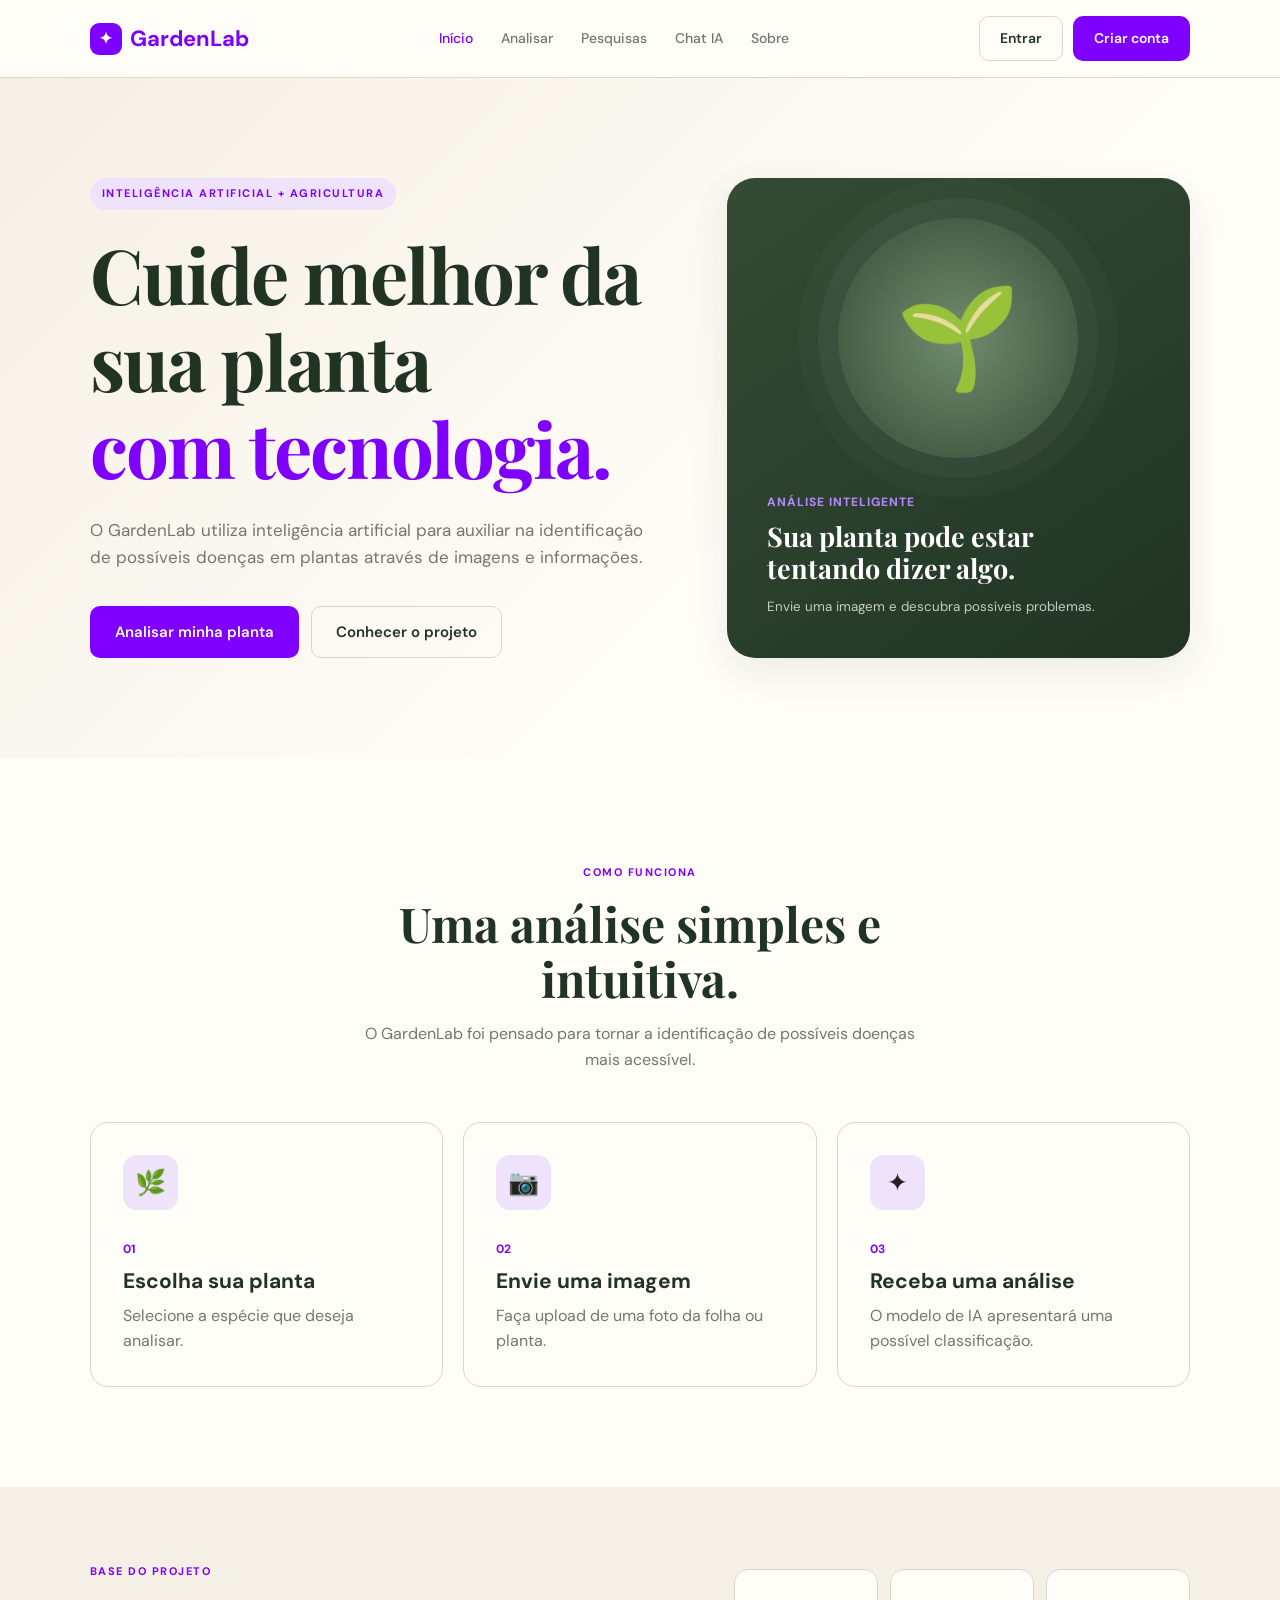
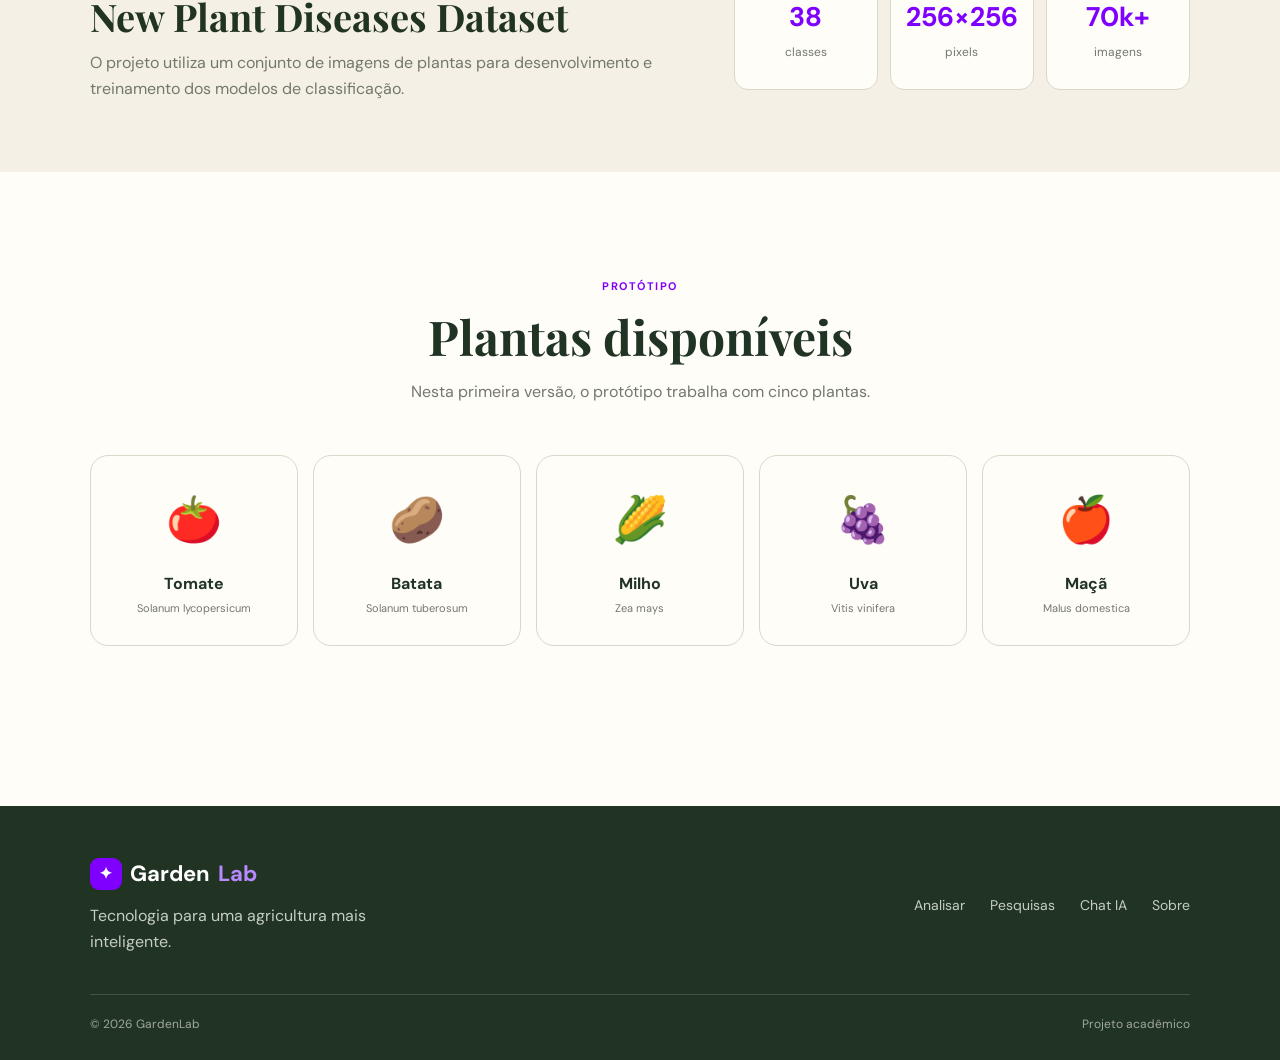
<file: HTML/index.html>
<!DOCTYPE html>
<html lang="pt-br">
<head>
  <meta charset="UTF-8">
  <meta name="viewport" content="width=device-width, initial-scale=1.0">
  <title>GardenLab | Saúde com as Plantas🍃</title>
  <link rel="stylesheet" href="../CSS/main.css">
</head>
<body>
  <header class="header">

        <a href="index.html" class="logo">
            <span class="logo-icon">✦</span>
            <span>Garden<span>Lab</span></span>
        </a>

        <nav class="nav">
            <a href="index.html" class="active">Início</a>
            <a href="analise.html">Analisar</a>
            <a href="pesquisa.html">Pesquisas</a>
            <a href="chat.html">Chat IA</a>
            <a href="sobre.html">Sobre</a>
        </nav>

        <div class="header-actions">
            <a href="login.html" class="btn btn-outline">Entrar</a>
            <a href="cadastro.html" class="btn btn-primary">Criar conta</a>
        </div>

        <button class="menu-button" id="menuButton">
            ☰
        </button>

    </header>

    <main>

        <!-- HERO -->

        <section class="hero">

            <div class="hero-content">

                <span class="tag">
                    Inteligência artificial + agricultura
                </span>

                <h1>
                    Cuide melhor da sua planta
                    <span>com tecnologia.</span>
                </h1>

                <p>
                    O GardenLab utiliza inteligência artificial para
                    auxiliar na identificação de possíveis doenças
                    em plantas através de imagens e informações.
                </p>

                <div class="hero-buttons">

                    <a href="analise.html" class="btn btn-primary btn-large">
                        Analisar minha planta
                    </a>

                    <a href="sobre.html" class="btn btn-outline btn-large">
                        Conhecer o projeto
                    </a>

                </div>

            </div>

            <div class="hero-card">

                <div class="plant-circle">
                    🌱
                </div>

                <div class="hero-card-info">

                    <span>Análise inteligente</span>

                    <strong>
                        Sua planta pode estar tentando dizer algo.
                    </strong>

                    <small>
                        Envie uma imagem e descubra possíveis problemas.
                    </small>

                </div>

            </div>

        </section>

        <!-- COMO FUNCIONA -->

        <section class="section">

            <div class="section-heading">

                <span class="section-tag">COMO FUNCIONA</span>

                <h2>
                    Uma análise simples e intuitiva.
                </h2>

                <p>
                    O GardenLab foi pensado para tornar a identificação
                    de possíveis doenças mais acessível.
                </p>

            </div>


            <div class="feature-grid">

                <article class="feature-card">

                    <div class="feature-icon">
                        🌿
                    </div>

                    <span>01</span>

                    <h3>
                        Escolha sua planta
                    </h3>

                    <p>
                        Selecione a espécie que deseja analisar.
                    </p>

                </article>

                <article class="feature-card">

                    <div class="feature-icon">
                        📷
                    </div>

                    <span>02</span>

                    <h3>
                        Envie uma imagem
                    </h3>

                    <p>
                        Faça upload de uma foto da folha ou planta.
                    </p>

                </article>

                <article class="feature-card">

                    <div class="feature-icon">
                        ✦
                    </div>

                    <span>03</span>

                    <h3>
                        Receba uma análise
                    </h3>

                    <p>
                        O modelo de IA apresentará uma possível classificação.
                    </p>

                </article>

            </div>

        </section>

        <!-- DATASET -->

        <section class="dataset-section">

            <div>

                <span class="section-tag">
                    BASE DO PROJETO
                </span>

                <h2>
                    New Plant Diseases Dataset
                </h2>

                <p>
                    O projeto utiliza um conjunto de imagens de plantas
                    para desenvolvimento e treinamento dos modelos
                    de classificação.
                </p>

            </div>


            <div class="dataset-stats">

                <div>
                    <strong>38</strong>
                    <span>classes</span>
                </div>

                <div>
                    <strong>256×256</strong>
                    <span>pixels</span>
                </div>

                <div>
                    <strong>70k+</strong>
                    <span>imagens</span>
                </div>

            </div>

        </section>

        <!-- PLANTAS -->

        <section class="section">

            <div class="section-heading">

                <span class="section-tag">
                    PROTÓTIPO
                </span>

                <h2>
                    Plantas disponíveis
                </h2>

                <p>
                    Nesta primeira versão, o protótipo trabalha com
                    cinco plantas.
                </p>

            </div>


            <div class="plant-grid">

                <a href="analise.html" class="plant-card">
                    <span>🍅</span>
                    <strong>Tomate</strong>
                    <small>Solanum lycopersicum</small>
                </a>

                <a href="analise.html" class="plant-card">
                    <span>🥔</span>
                    <strong>Batata</strong>
                    <small>Solanum tuberosum</small>
                </a>

                <a href="analise.html" class="plant-card">
                    <span>🌽</span>
                    <strong>Milho</strong>
                    <small>Zea mays</small>
                </a>

                <a href="analise.html" class="plant-card">
                    <span>🍇</span>
                    <strong>Uva</strong>
                    <small>Vitis vinifera</small>
                </a>

                <a href="analise.html" class="plant-card">
                    <span>🍎</span>
                    <strong>Maçã</strong>
                    <small>Malus domestica</small>
                </a>

            </div>

        </section>

    </main>


    <footer class="footer">

        <div class="footer-content">

            <div>

                <a href="index.html" class="logo">
                    <span class="logo-icon">✦</span>
                    Garden<span>Lab</span>
                </a>

                <p>
                    Tecnologia para uma agricultura mais inteligente.
                </p>

            </div>


            <div class="footer-links">

                <a href="analise.html">Analisar</a>
                <a href="pesquisa.html">Pesquisas</a>
                <a href="chat.html">Chat IA</a>
                <a href="sobre.html">Sobre</a>

            </div>

        </div>


        <div class="footer-bottom">
            <span>© 2026 GardenLab</span>
            <span>Projeto acadêmico</span>
        </div>

    </footer>

  <script src="../Java Script/main.js"></script>
  
</body>
</html>
</file>
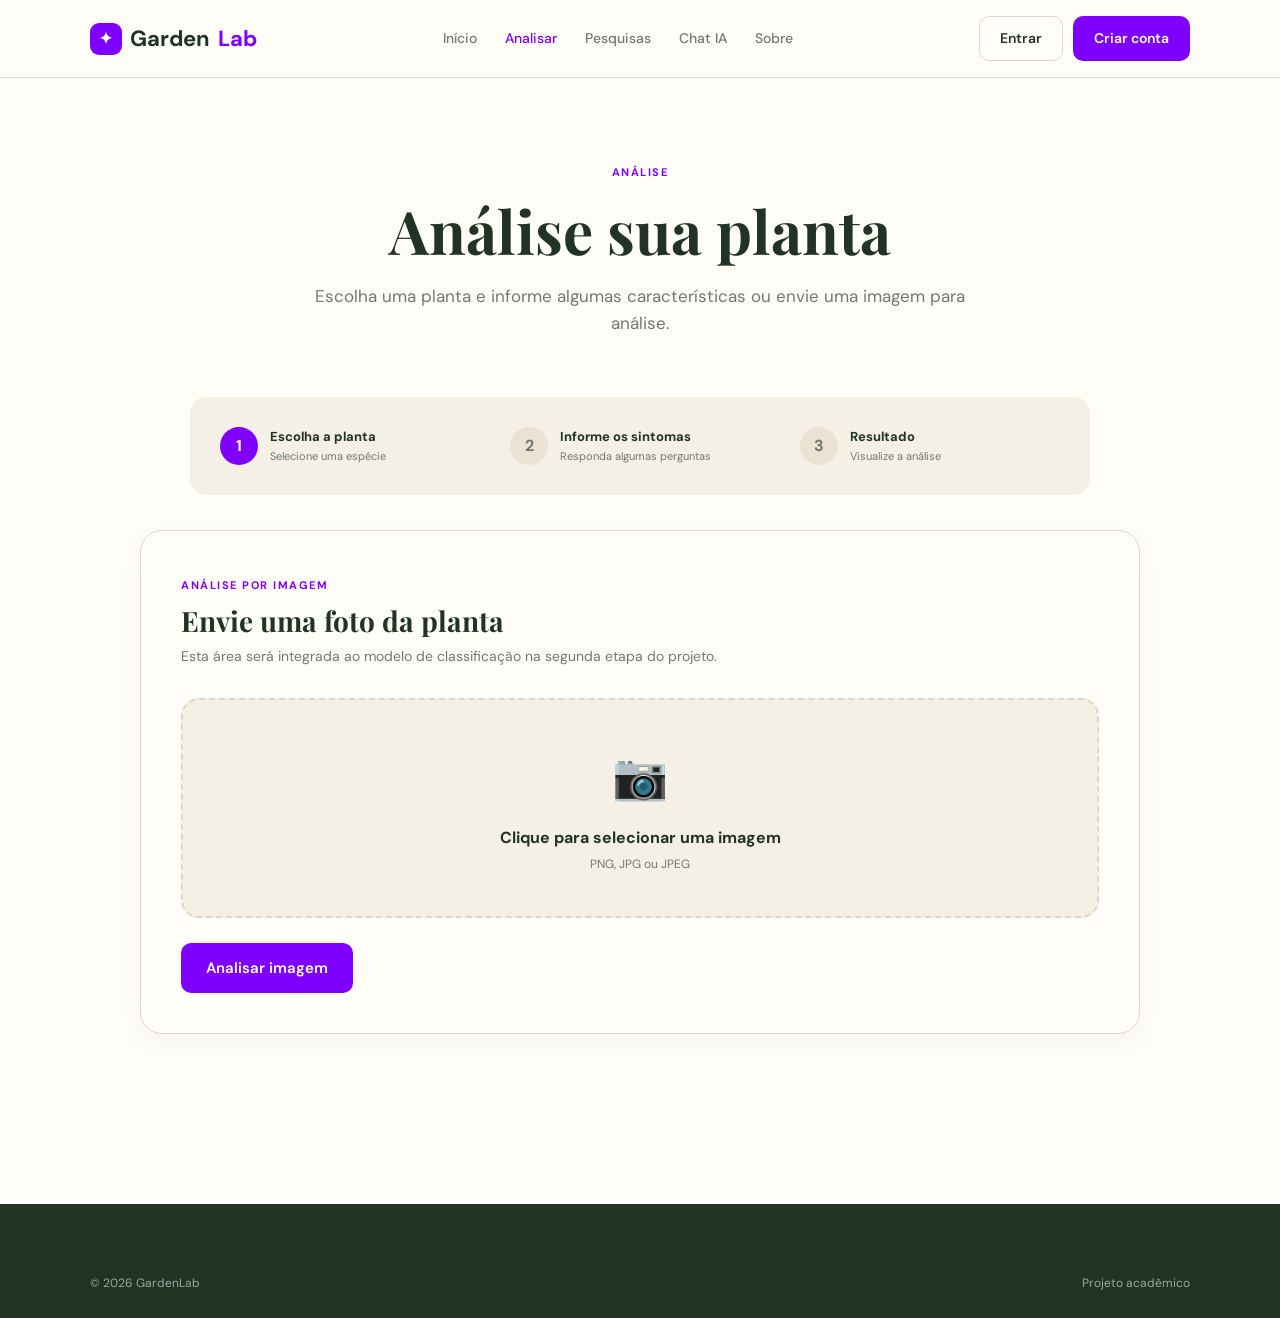
<file: HTML/analise.html>
<!DOCTYPE html>
<html lang="pt-BR">

<head>

    <meta charset="UTF-8">
    <meta name="viewport" content="width=device-width, initial-scale=1.0">

    <title>Analisar | GardenLab</title>

    <link rel="stylesheet" href="../CSS/main.css">

</head>

<body>

    <header class="header">

        <a href="index.html" class="logo">
            <span class="logo-icon">✦</span>
            Garden<span>Lab</span>
        </a>

        <nav class="nav">

            <a href="index.html">Início</a>

            <a href="analise.html" class="active">
                Analisar
            </a>

            <a href="pesquisa.html">
                Pesquisas
            </a>

            <a href="chat.html">
                Chat IA
            </a>

            <a href="sobre.html">
                Sobre
            </a>

        </nav>

        <div class="header-actions">

            <a href="login.html" class="btn btn-outline">
                Entrar
            </a>

            <a href="cadastro.html" class="btn btn-primary">
                Criar conta
            </a>

        </div>

        <button class="menu-button" id="menuButton">
            ☰
        </button>

    </header>

    <main class="page">

        <section class="page-heading">

            <span class="section-tag">
                ANÁLISE
            </span>

            <h1>
                Análise sua planta
            </h1>

            <p>
                Escolha uma planta e informe algumas características
                ou envie uma imagem para análise.
            </p>

        </section>

        <section class="analysis-container">

            <div class="analysis-step">

                <span class="step-number active">
                    1
                </span>

                <div>
                    <strong>
                        Escolha a planta
                    </strong>

                    <small>
                        Selecione uma espécie
                    </small>
                </div>

            </div>

            <div class="analysis-step">

                <span class="step-number">
                    2
                </span>

                <div>
                    <strong>
                        Informe os sintomas
                    </strong>

                    <small>
                        Responda algumas perguntas
                    </small>
                </div>

            </div>

            <div class="analysis-step">

                <span class="step-number">
                    3
                </span>

                <div>
                    <strong>
                        Resultado
                    </strong>

                    <small>
                        Visualize a análise
                    </small>
                </div>

            </div>

        </section>

        <!-- IMAGEM -->

        <section class="analysis-box">

            <div class="box-heading">

                <span class="section-tag">
                    ANÁLISE POR IMAGEM
                </span>

                <h2>
                    Envie uma foto da planta
                </h2>

                <p>
                    Esta área será integrada ao modelo de classificação
                    na segunda etapa do projeto.
                </p>

            </div>


            <label class="upload-area" for="plantImage">

                <span class="upload-icon">
                    📷
                </span>

                <strong>
                    Clique para selecionar uma imagem
                </strong>

                <small>
                    PNG, JPG ou JPEG
                </small>

                <input
                    type="file"
                    id="plantImage"
                    accept="image/png,image/jpeg"
                >

            </label>


            <div
                class="image-preview"
                id="imagePreview"
            ></div>


            <button
                class="btn btn-primary btn-large"
                id="analyzeImage"
            >
                Analisar imagem
            </button>

        </section>


        <!-- RESULTADO -->

        <section
            class="result-box hidden"
            id="resultBox"
        >

            <div class="result-header">

                <div>

                    <span class="section-tag">
                        RESULTADO
                    </span>

                    <h2>
                        Análise concluída
                    </h2>

                </div>

                <div class="confidence">
                    <strong id="confidence">
                        92%
                    </strong>

                    <span>
                        confiança
                    </span>
                </div>

            </div>


            <div class="result-content">

                <div class="result-icon">
                    🌿
                </div>

                <div>

                    <span>
                        Possível condição
                    </span>

                    <h3 id="resultTitle">
                        Possível alteração na planta
                    </h3>

                    <p id="resultDescription">
                        O resultado apresentado é apenas uma
                        simulação para o protótipo.
                    </p>

                </div>

            </div>


            <div class="warning">

                <strong>
                    Importante
                </strong>

                <p>
                    Esta análise é experimental e não substitui
                    a avaliação de um profissional.
                </p>

            </div>

        </section>

    </main>


    <footer class="footer">

        <div class="footer-bottom">

            <span>
                © 2026 GardenLab
            </span>

            <span>
                Projeto acadêmico
            </span>

        </div>

    </footer>

    <script src="../Java Script/main.js"></script>
    <script src="../Java Script/analise.js"></script>

</body>

</html>
</file>
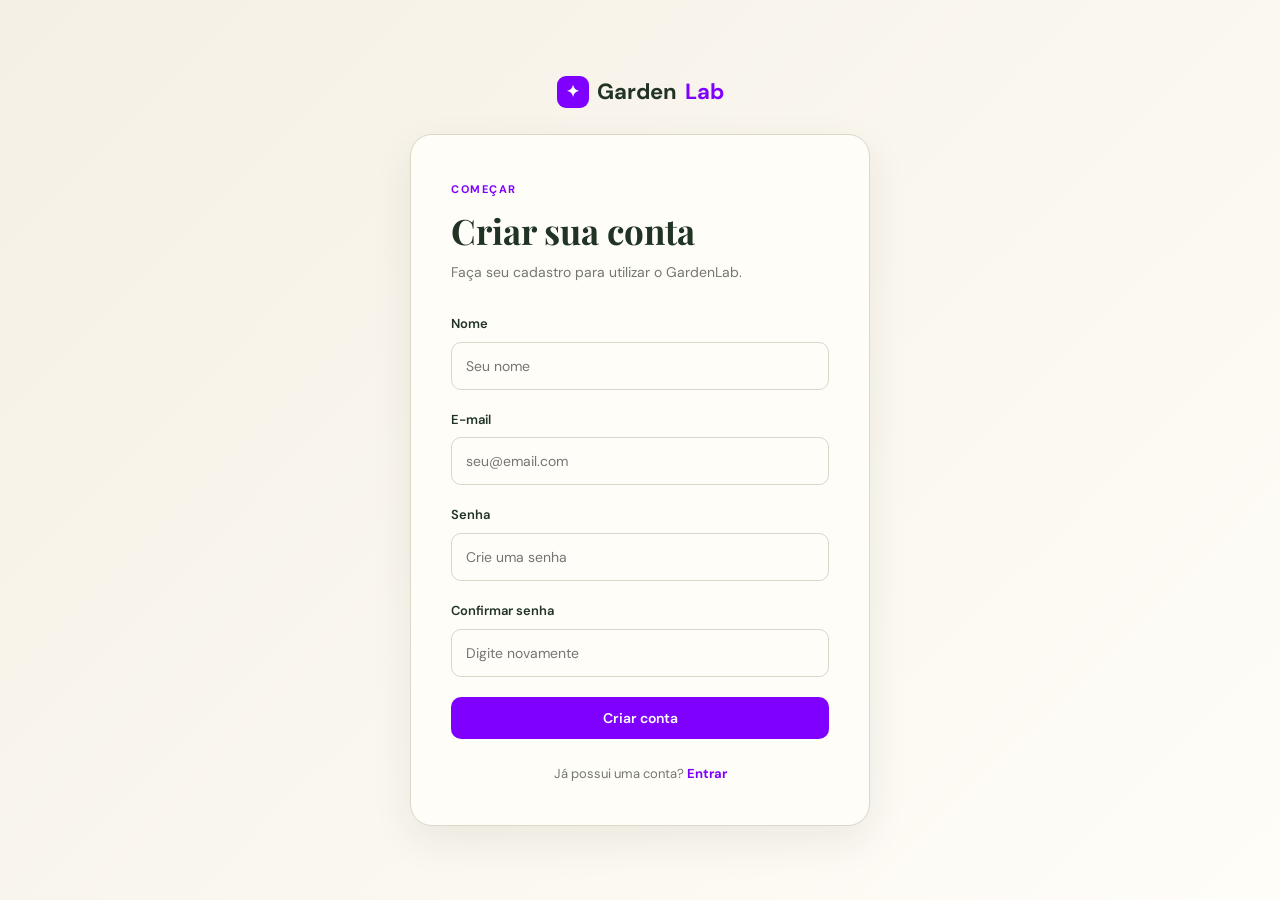
<file: HTML/cadastro.html>
<!DOCTYPE html>
<html lang="pt-BR">

<head>

    <meta charset="UTF-8">
    <meta name="viewport" content="width=device-width, initial-scale=1.0">

    <title>Criar conta | GardenLab</title>

    <link rel="stylesheet" href="../CSS/main.css">

</head>

<body class="auth-page">

    <main class="auth-container">

        <a href="index.html" class="logo auth-logo">
            <span class="logo-icon">✦</span>
            Garden<span>Lab</span>
        </a>


        <div class="auth-card">

            <span class="section-tag">
                COMEÇAR
            </span>

            <h1>
                Criar sua conta
            </h1>

            <p>
                Faça seu cadastro para utilizar o GardenLab.
            </p>


            <form id="registerForm">

                <div class="form-group">

                    <label for="name">
                        Nome
                    </label>

                    <input
                        type="text"
                        id="name"
                        placeholder="Seu nome"
                        required
                    >

                </div>


                <div class="form-group">

                    <label for="email">
                        E-mail
                    </label>

                    <input
                        type="email"
                        id="email"
                        placeholder="seu@email.com"
                        required
                    >

                </div>


                <div class="form-group">

                    <label for="password">
                        Senha
                    </label>

                    <input
                        type="password"
                        id="password"
                        placeholder="Crie uma senha"
                        required
                    >

                </div>


                <div class="form-group">

                    <label for="confirmPassword">
                        Confirmar senha
                    </label>

                    <input
                        type="password"
                        id="confirmPassword"
                        placeholder="Digite novamente"
                        required
                    >

                </div>


                <button
                    type="submit"
                    class="btn btn-primary btn-full"
                >
                    Criar conta
                </button>

            </form>


            <p class="auth-footer">

                Já possui uma conta?

                <a href="login.html">
                    Entrar
                </a>

            </p>

        </div>

    </main>


    <script src="../Java Script/main.js"></script>

</body>

</html>
</file>
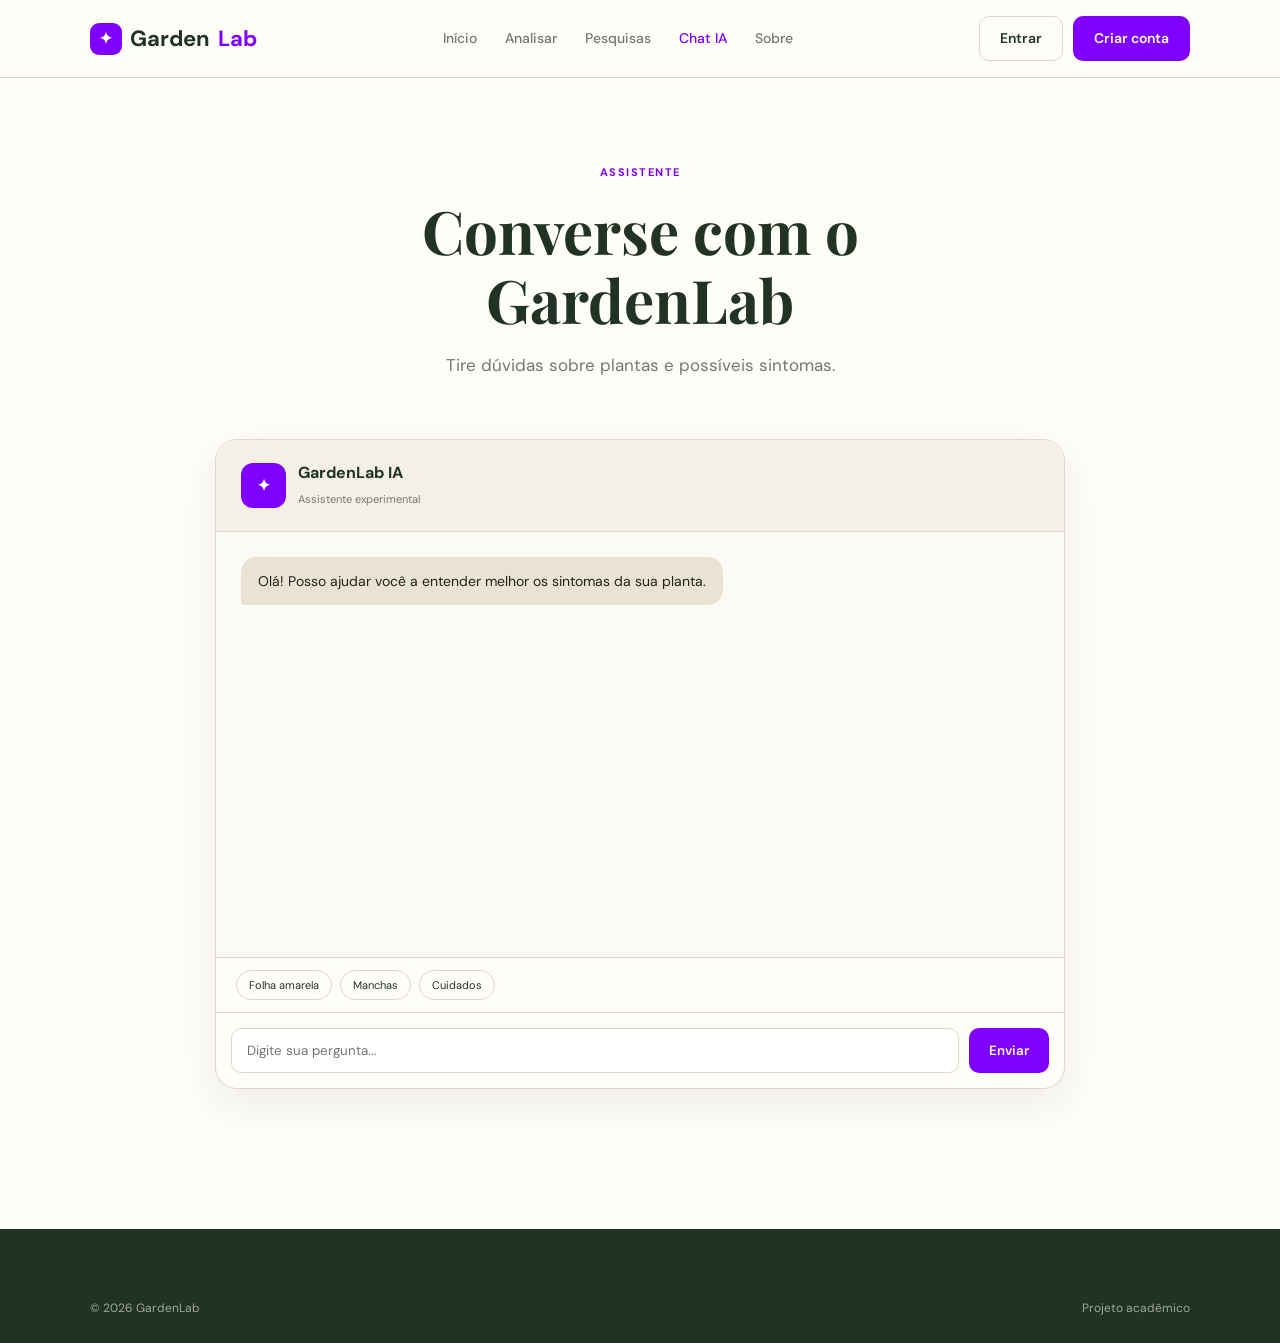
<file: HTML/chat.html>
<!DOCTYPE html>
<html lang="pt-BR">

<head>

    <meta charset="UTF-8">
    <meta name="viewport" content="width=device-width, initial-scale=1.0">

    <title>Chat IA | GardenLab</title>

    <link rel="stylesheet" href="../CSS/main.css">

</head>

<body>

    <header class="header">

        <a href="index.html" class="logo">
            <span class="logo-icon">✦</span>
            Garden<span>Lab</span>
        </a>

        <nav class="nav">

            <a href="index.html">Início</a>
            <a href="analise.html">Analisar</a>
            <a href="pesquisa.html">Pesquisas</a>
            <a href="chat.html" class="active">Chat IA</a>
            <a href="sobre.html">Sobre</a>

        </nav>

        <div class="header-actions">

            <a href="login.html" class="btn btn-outline">
                Entrar
            </a>

            <a href="cadastro.html" class="btn btn-primary">
                Criar conta
            </a>

        </div>

        <button class="menu-button" id="menuButton">
            ☰
        </button>

    </header>

    <main class="page">

        <section class="page-heading">

            <span class="section-tag">
                ASSISTENTE
            </span>

            <h1>
                Converse com o GardenLab
            </h1>

            <p>
                Tire dúvidas sobre plantas e possíveis sintomas.
            </p>

        </section>


        <section class="chat-container">

            <div class="chat-header">

                <div class="chat-avatar">
                    ✦
                </div>

                <div>

                    <strong>
                        GardenLab IA
                    </strong>

                    <small>
                        Assistente experimental
                    </small>

                </div>

            </div>

            <div class="chat-messages" id="chatMessages">

                <div class="message assistant">

                    Olá! Posso ajudar você a entender
                    melhor os sintomas da sua planta.

                </div>

            </div>

            <div class="quick-actions">

                <button data-question="Minha folha está amarela.">
                    Folha amarela
                </button>

                <button data-question="Minha planta tem manchas.">
                    Manchas
                </button>

                <button data-question="Como cuidar da planta?">
                    Cuidados
                </button>

            </div>


            <form class="chat-form" id="chatForm">

                <input
                    type="text"
                    id="chatInput"
                    placeholder="Digite sua pergunta..."
                    autocomplete="off"
                >

                <button type="submit">
                    Enviar
                </button>

            </form>

        </section>

    </main>

    <footer class="footer">

        <div class="footer-bottom">

            <span>© 2026 GardenLab</span>
            <span>Projeto acadêmico</span>

        </div>

    </footer>

    <script src="../Java Script/main.js"></script>
    <script src="../Java Script/chat.js"></script>

</body>

</html>
</file>
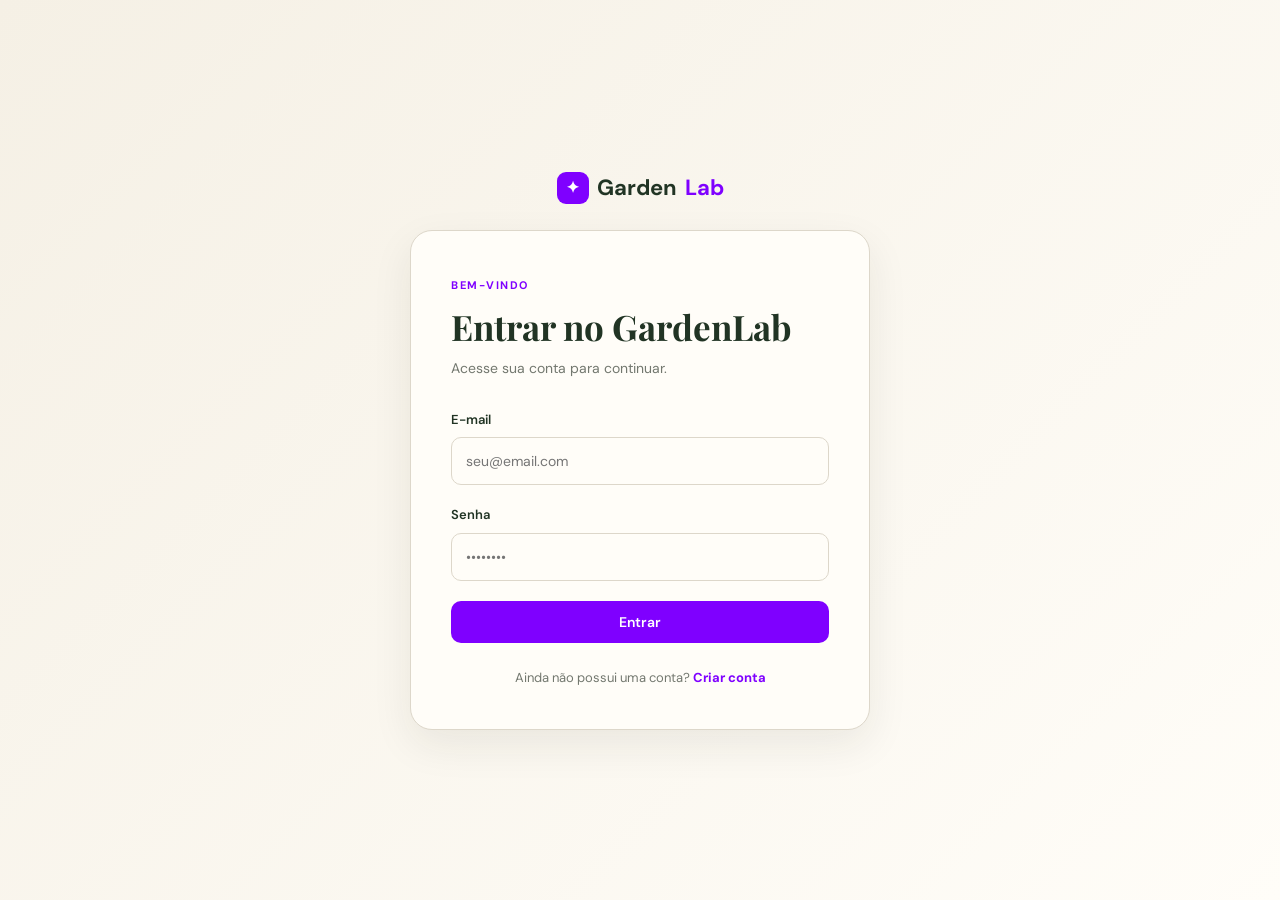
<file: HTML/login.html>
<!DOCTYPE html>
<html lang="pt-BR">

<head>

    <meta charset="UTF-8">
    <meta name="viewport" content="width=device-width, initial-scale=1.0">

    <title>Entrar | GardenLab</title>

    <link rel="stylesheet" href="../CSS/main.css">

</head>

<body class="auth-page">

    <main class="auth-container">

        <a href="index.html" class="logo auth-logo">
            <span class="logo-icon">✦</span>
            Garden<span>Lab</span>
        </a>


        <div class="auth-card">

            <span class="section-tag">
                BEM-VINDO
            </span>

            <h1>
                Entrar no GardenLab
            </h1>

            <p>
                Acesse sua conta para continuar.
            </p>


            <form id="loginForm">

                <div class="form-group">

                    <label for="email">
                        E-mail
                    </label>

                    <input
                        type="email"
                        id="email"
                        placeholder="seu@email.com"
                        required
                    >

                </div>


                <div class="form-group">

                    <label for="password">
                        Senha
                    </label>

                    <input
                        type="password"
                        id="password"
                        placeholder="••••••••"
                        required
                    >

                </div>


                <button
                    type="submit"
                    class="btn btn-primary btn-full"
                >
                    Entrar
                </button>

            </form>


            <p class="auth-footer">
                Ainda não possui uma conta?

                <a href="cadastro.html">
                    Criar conta
                </a>
            </p>

        </div>

    </main>


    <script src="../Java Script/main.js"></script>

</body>

</html>
</file>
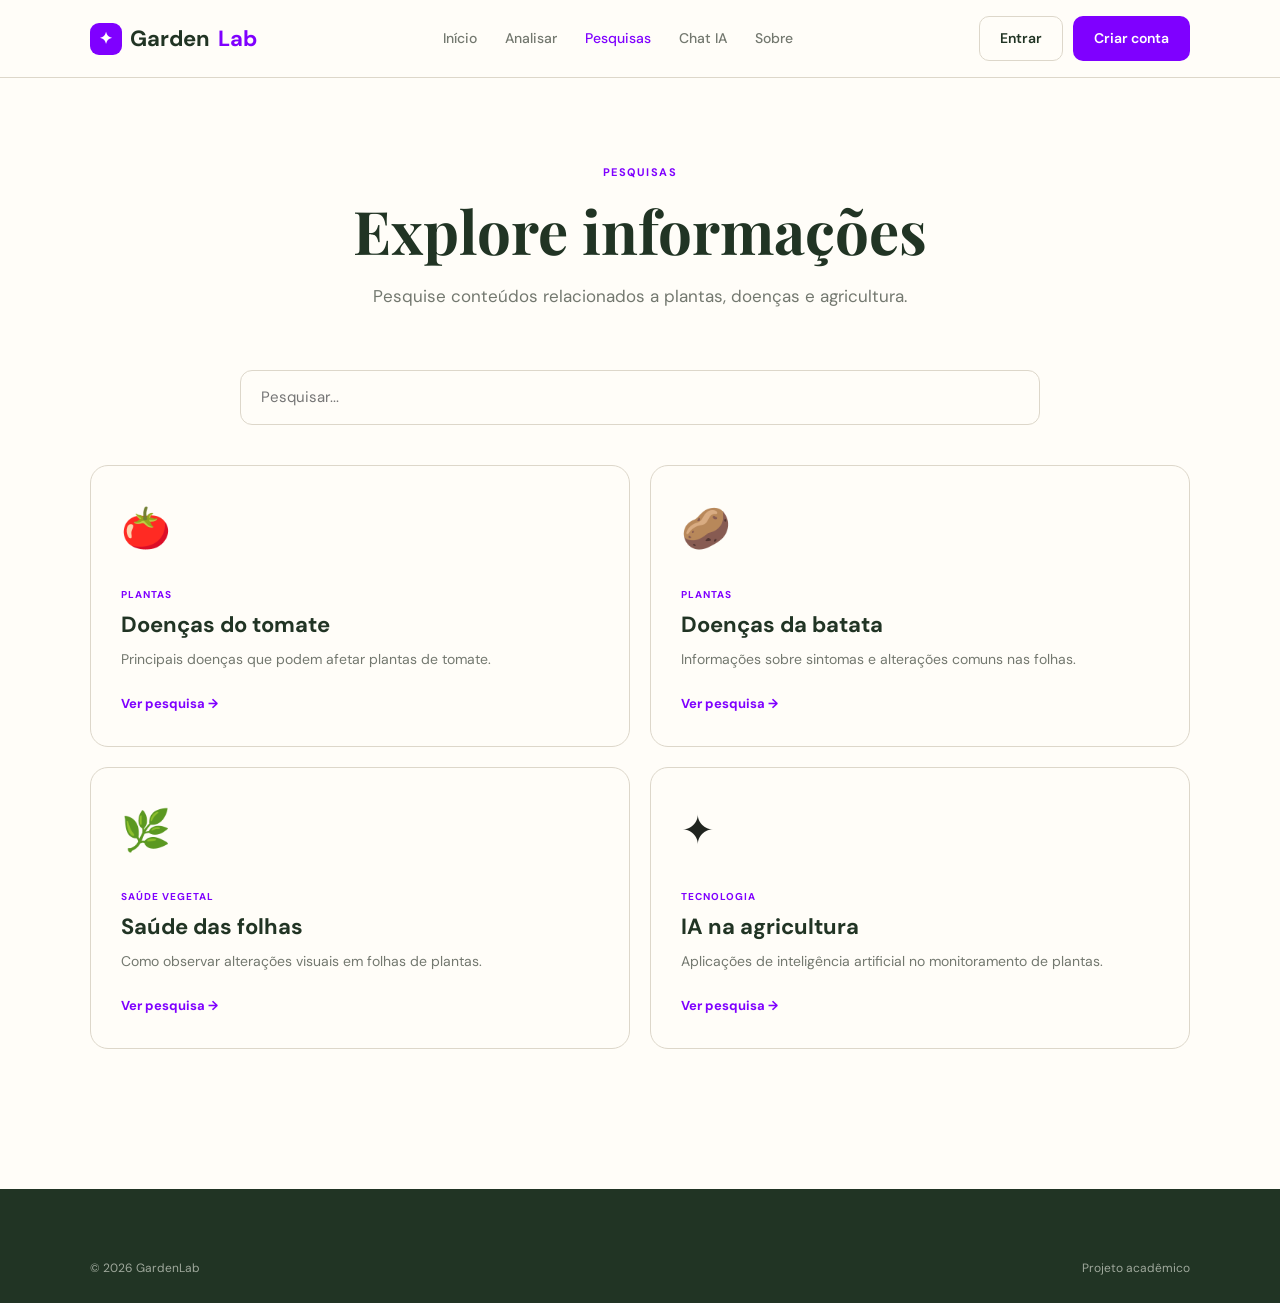
<file: HTML/pesquisa.html>
<!DOCTYPE html>
<html lang="pt-BR">

<head>

    <meta charset="UTF-8">
    <meta name="viewport" content="width=device-width, initial-scale=1.0">

    <title>Pesquisas | GardenLab</title>

    <link rel="stylesheet" href="../CSS/main.css">

</head>

<body>

    <header class="header">

        <a href="index.html" class="logo">
            <span class="logo-icon">✦</span>
            Garden<span>Lab</span>
        </a>

        <nav class="nav">

            <a href="index.html">Início</a>
            <a href="analise.html">Analisar</a>
            <a href="pesquisa.html" class="active">Pesquisas</a>
            <a href="chat.html">Chat IA</a>
            <a href="sobre.html">Sobre</a>

        </nav>

        <div class="header-actions">

            <a href="login.html" class="btn btn-outline">
                Entrar
            </a>

            <a href="cadastro.html" class="btn btn-primary">
                Criar conta
            </a>

        </div>

        <button class="menu-button" id="menuButton">
            ☰
        </button>

    </header>


    <main class="page">

        <section class="page-heading">

            <span class="section-tag">
                PESQUISAS
            </span>

            <h1>
                Explore informações
            </h1>

            <p>
                Pesquise conteúdos relacionados a plantas,
                doenças e agricultura.
            </p>

        </section>


        <section class="search-section">

            <input
                type="search"
                id="searchInput"
                placeholder="Pesquisar..."
            >

        </section>


        <section class="research-grid" id="researchGrid">

            <article
                class="research-card"
                data-title="Doenças do tomate"
            >

                <span>🍅</span>

                <small>PLANTAS</small>

                <h3>
                    Doenças do tomate
                </h3>

                <p>
                    Principais doenças que podem afetar
                    plantas de tomate.
                </p>

                <a href="#">
                    Ver pesquisa →
                </a>

            </article>


            <article
                class="research-card"
                data-title="Doenças da batata"
            >

                <span>🥔</span>

                <small>PLANTAS</small>

                <h3>
                    Doenças da batata
                </h3>

                <p>
                    Informações sobre sintomas e alterações
                    comuns nas folhas.
                </p>

                <a href="#">
                    Ver pesquisa →
                </a>

            </article>


            <article
                class="research-card"
                data-title="Saúde das folhas"
            >

                <span>🌿</span>

                <small>SAÚDE VEGETAL</small>

                <h3>
                    Saúde das folhas
                </h3>

                <p>
                    Como observar alterações visuais
                    em folhas de plantas.
                </p>

                <a href="#">
                    Ver pesquisa →
                </a>

            </article>


            <article
                class="research-card"
                data-title="Inteligência artificial agricultura"
            >

                <span>✦</span>

                <small>TECNOLOGIA</small>

                <h3>
                    IA na agricultura
                </h3>

                <p>
                    Aplicações de inteligência artificial
                    no monitoramento de plantas.
                </p>

                <a href="#">
                    Ver pesquisa →
                </a>

            </article>

        </section>

    </main>


    <footer class="footer">

        <div class="footer-bottom">

            <span>© 2026 GardenLab</span>
            <span>Projeto acadêmico</span>

        </div>

    </footer>

    <script src="../Java Script/main.js"></script>
    <script src="../Java Script/pesquisa.js"></script>

</body>

</html>
</file>
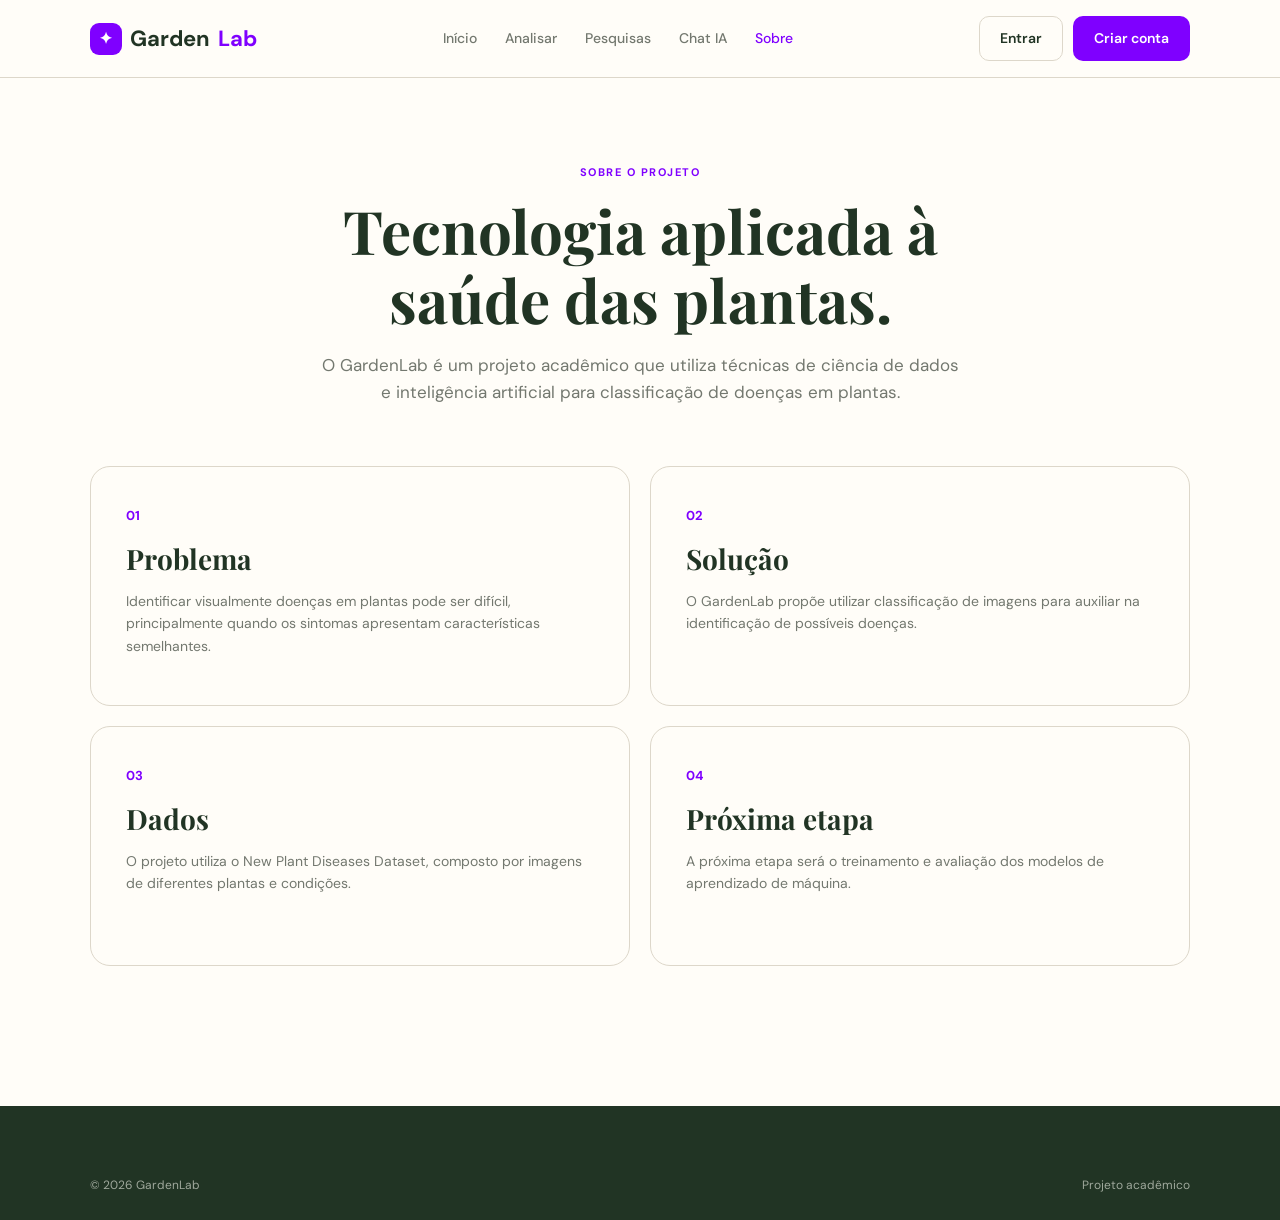
<file: HTML/sobre.html>
<!DOCTYPE html>
<html lang="pt-BR">

<head>

    <meta charset="UTF-8">
    <meta name="viewport" content="width=device-width, initial-scale=1.0">

    <title>Sobre | GardenLab</title>

    <link rel="stylesheet" href="../CSS/main.css">

</head>

<body>

    <header class="header">

        <a href="index.html" class="logo">
            <span class="logo-icon">✦</span>
            Garden<span>Lab</span>
        </a>

        <nav class="nav">

            <a href="index.html">Início</a>
            <a href="analise.html">Analisar</a>
            <a href="pesquisa.html">Pesquisas</a>
            <a href="chat.html">Chat IA</a>
            <a href="sobre.html" class="active">Sobre</a>

        </nav>

        <div class="header-actions">

            <a href="login.html" class="btn btn-outline">
                Entrar
            </a>

            <a href="cadastro.html" class="btn btn-primary">
                Criar conta
            </a>

        </div>

        <button class="menu-button" id="menuButton">
            ☰
        </button>

    </header>


    <main class="page">

        <section class="page-heading">

            <span class="section-tag">
                SOBRE O PROJETO
            </span>

            <h1>
                Tecnologia aplicada à saúde das plantas.
            </h1>

            <p>
                O GardenLab é um projeto acadêmico que utiliza
                técnicas de ciência de dados e inteligência artificial
                para classificação de doenças em plantas.
            </p>

        </section>


        <section class="about-grid">

            <article class="about-card">

                <span>01</span>

                <h2>
                    Problema
                </h2>

                <p>
                    Identificar visualmente doenças em plantas pode
                    ser difícil, principalmente quando os sintomas
                    apresentam características semelhantes.
                </p>

            </article>


            <article class="about-card">

                <span>02</span>

                <h2>
                    Solução
                </h2>

                <p>
                    O GardenLab propõe utilizar classificação de
                    imagens para auxiliar na identificação de
                    possíveis doenças.
                </p>

            </article>


            <article class="about-card">

                <span>03</span>

                <h2>
                    Dados
                </h2>

                <p>
                    O projeto utiliza o New Plant Diseases Dataset,
                    composto por imagens de diferentes plantas
                    e condições.
                </p>

            </article>


            <article class="about-card">

                <span>04</span>

                <h2>
                    Próxima etapa
                </h2>

                <p>
                    A próxima etapa será o treinamento e avaliação
                    dos modelos de aprendizado de máquina.
                </p>

            </article>

        </section>

    </main>


    <footer class="footer">

        <div class="footer-bottom">

            <span>© 2026 GardenLab</span>
            <span>Projeto acadêmico</span>

        </div>

    </footer>


    <script src="../Java Script/main.js"></script>

</body>

</html>
</file>
<file: CSS/main.css>
@import url("https://fonts.googleapis.com/css2?family=DM+Sans:wght@400;500;600;700&family=Playfair+Display:wght@500;600;700&display=swap");

@import url("home.css");
@import url("analise.css");
@import url("conta.css");
@import url("acoes.css");

:root {

    --verde-musgo: #344B35;
    --verde-escuro: #213424;

    --bege: #F5F0E5;
    --bege-escuro: #EAE2D2;

    --roxo: #7F00FF;
    --roxo-escuro: #4E168E;
    --roxo-claro: #EEE3FA;

    --branco: #FFFDF8;
    --preto: #20241F;
    --cinza: #73786F;
    --borda: #DDD7CA;

    --sombra:
        0 15px 40px rgba(32, 36, 31, 0.08);

    --radius: 18px;
}

* {
    margin: 0;
    padding: 0;
    box-sizing: border-box;
}

html {
    scroll-behavior: smooth;
}

body {

    font-family: "DM Sans", sans-serif;

    background-color: var(--branco);

    color: var(--preto);

    line-height: 1.6;
}

a {
    color: inherit;
    text-decoration: none;
}

button,
input,
select {
    font-family: inherit;
}

button {
    cursor: pointer;
}

.header {

    width: 100%;

    height: 78px;

    padding: 0 7%;

    display: flex;

    align-items: center;

    justify-content: space-between;

    gap: 30px;

    background-color: rgba(255, 253, 248, 0.95);

    border-bottom: 1px solid var(--borda);

    position: sticky;

    top: 0;

    z-index: 100;
}

.logo {

    display: flex;

    align-items: center;

    gap: 8px;

    font-size: 22px;

    font-weight: 700;

    color: var(--verde-escuro);
}

.logo span:last-child {
    color: var(--roxo);
}

.logo-icon {

    width: 32px;

    height: 32px;

    display: flex;

    align-items: center;

    justify-content: center;

    background-color: var(--roxo);

    color: white;

    border-radius: 9px;

    font-size: 16px;
}

.nav {

    display: flex;

    align-items: center;

    gap: 28px;
}

.nav a {

    color: var(--cinza);

    font-size: 14px;

    font-weight: 500;

    transition: 0.2s ease;
}

.nav a:hover,
.nav a.active {

    color: var(--roxo);
}

.header-actions {

    display: flex;

    align-items: center;

    gap: 10px;
}

.menu-button {

    display: none;

    border: none;

    background: none;

    font-size: 24px;

    color: var(--verde-escuro);
}

.btn {

    display: inline-flex;

    align-items: center;

    justify-content: center;

    min-height: 42px;

    padding: 10px 20px;

    border-radius: 10px;

    border: 1px solid transparent;

    font-size: 14px;

    font-weight: 600;

    transition: 0.2s ease;
}

.btn-primary {

    background-color: var(--roxo);

    color: white;
}

.btn-primary:hover {

    background-color: var(--roxo-escuro);

    transform: translateY(-1px);
}

.btn-outline {

    background-color: transparent;

    border-color: var(--borda);

    color: var(--verde-escuro);
}

.btn-outline:hover {

    border-color: var(--roxo);

    color: var(--roxo);
}

.btn-large {

    min-height: 50px;

    padding: 13px 24px;

    font-size: 15px;
}

.btn-full {
    width: 100%;
}

h1,
h2,
h3 {

    color: var(--verde-escuro);

    line-height: 1.15;
}

h1,
h2 {

    font-family: "Playfair Display", serif;
}

p {
    color: var(--cinza);
}

.tag,
.section-tag {

    display: inline-block;

    font-size: 11px;

    font-weight: 700;

    letter-spacing: 1.5px;

    text-transform: uppercase;

    color: var(--roxo);
}

.tag {

    padding: 7px 12px;

    background-color: var(--roxo-claro);

    border-radius: 30px;

    margin-bottom: 20px;
}

.section {

    padding: 100px 7%;
}

.section-heading {

    max-width: 650px;

    margin: 0 auto 50px;

    text-align: center;
}

.section-heading h2 {

    font-size: clamp(32px, 4vw, 48px);

    margin: 12px 0 15px;
}

.section-heading p {

    max-width: 580px;

    margin: auto;
}

.page {

    min-height: calc(100vh - 78px);

    padding: 80px 7%;
}

.page-heading {

    max-width: 750px;

    margin: 0 auto 60px;

    text-align: center;
}

.page-heading h1 {

    font-size: clamp(38px, 5vw, 60px);

    margin: 12px 0 18px;
}

.page-heading p {

    max-width: 650px;

    margin: auto;

    font-size: 17px;
}

.footer {

    margin-top: 60px;

    padding: 50px 7% 25px;

    background-color: var(--verde-escuro);

    color: white;
}

.footer .logo {
    color: white;
}

.footer .logo span:last-child {
    color: #B98AFF;
}

.footer-content {

    display: flex;

    justify-content: space-between;

    gap: 40px;

    padding-bottom: 40px;

    border-bottom: 1px solid rgba(255,255,255,0.15);
}

.footer-content p {

    max-width: 350px;

    margin-top: 12px;

    color: #C6CDC4;
}

.footer-links {

    display: flex;

    gap: 25px;

    align-items: center;
}

.footer-links a {

    color: #C6CDC4;

    font-size: 14px;
}

.footer-links a:hover {
    color: white;
}

.footer-bottom {

    display: flex;

    justify-content: space-between;

    padding-top: 20px;

    color: #9FA89C;

    font-size: 12px;
}

@media (max-width: 900px) {

    .nav,
    .header-actions {
        display: none;
    }

    .menu-button {
        display: block;
    }

    .header {
        padding: 0 5%;
    }

    .section,
    .page {
        padding-left: 5%;
        padding-right: 5%;
    }

    .footer {
        padding-left: 5%;
        padding-right: 5%;
    }

    .footer-content {
        flex-direction: column;
    }

    .footer-links {
        flex-wrap: wrap;
    }
}

@media (max-width: 600px) {

    .header {
        height: 70px;
    }

    .page {
        padding-top: 55px;
    }

    .section {
        padding-top: 70px;
        padding-bottom: 70px;
    }

    .footer-bottom {
        flex-direction: column;
        gap: 8px;
    }
}
</file>
